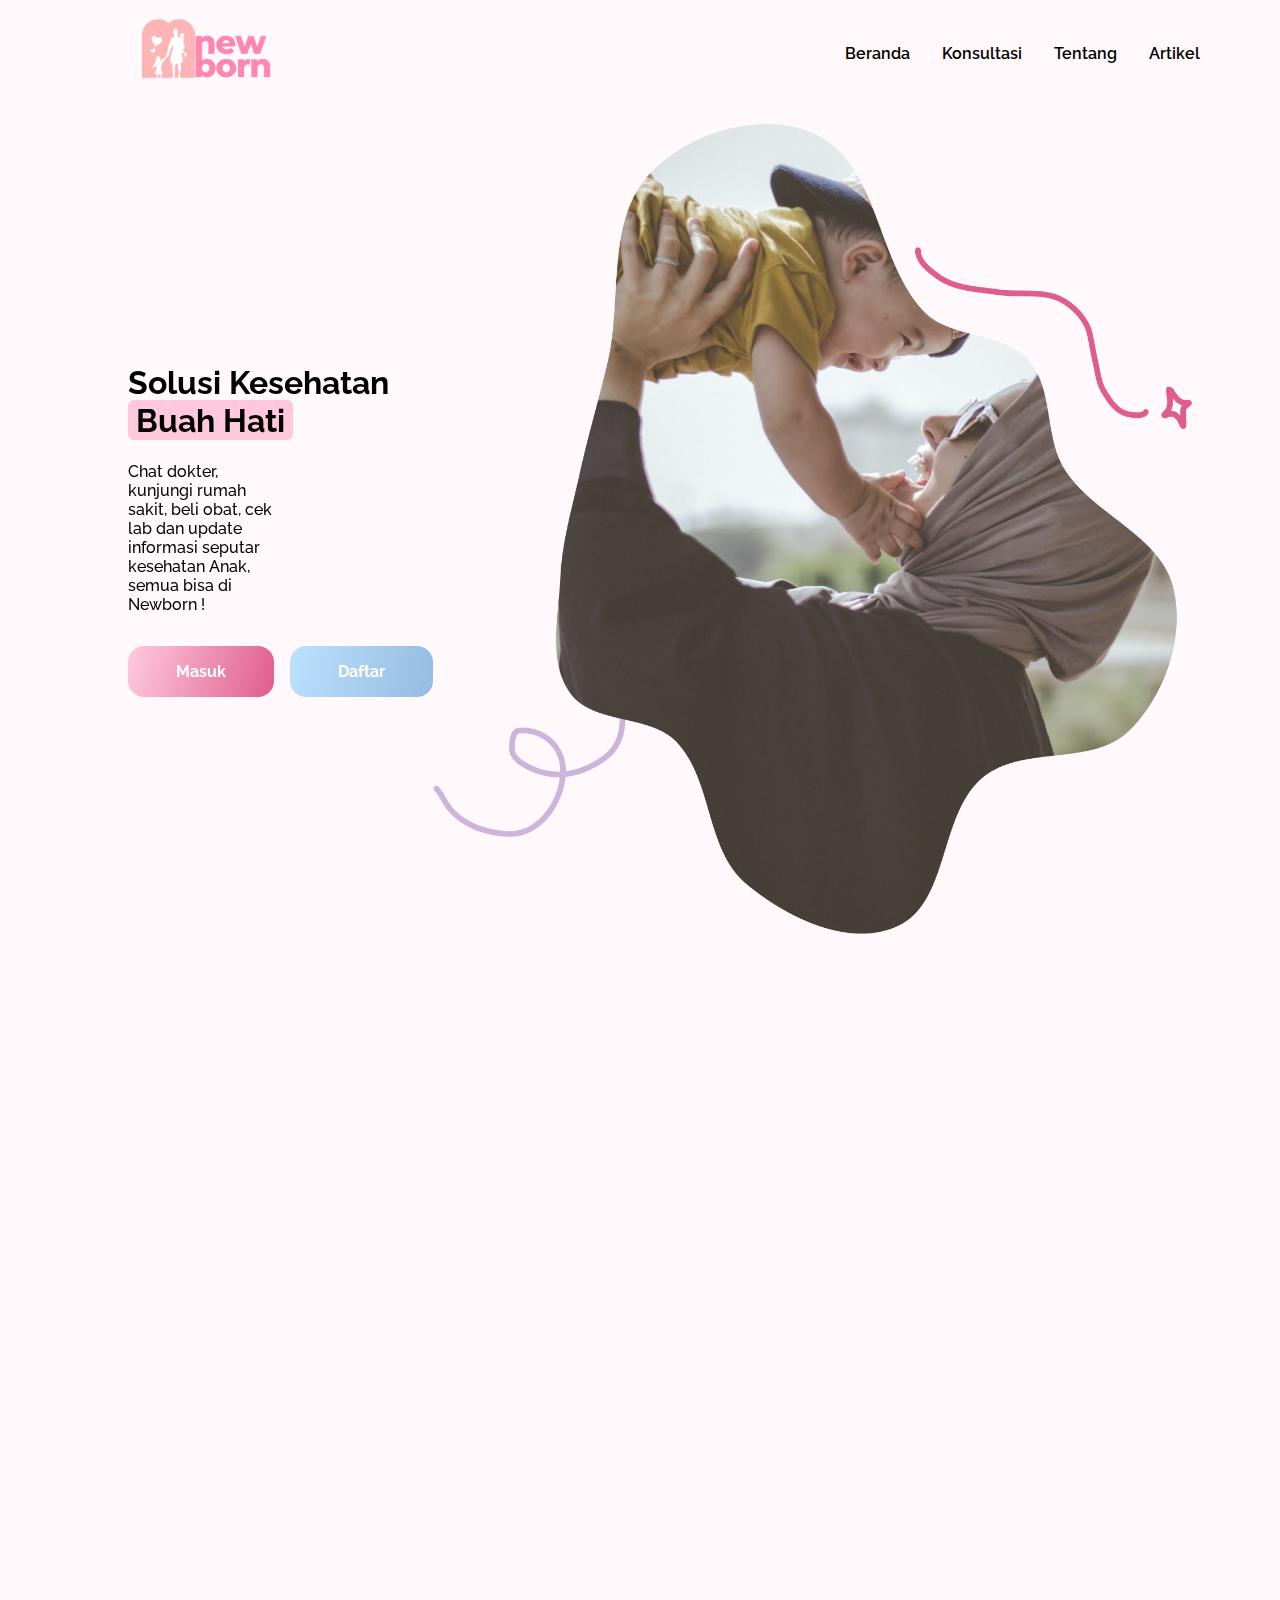
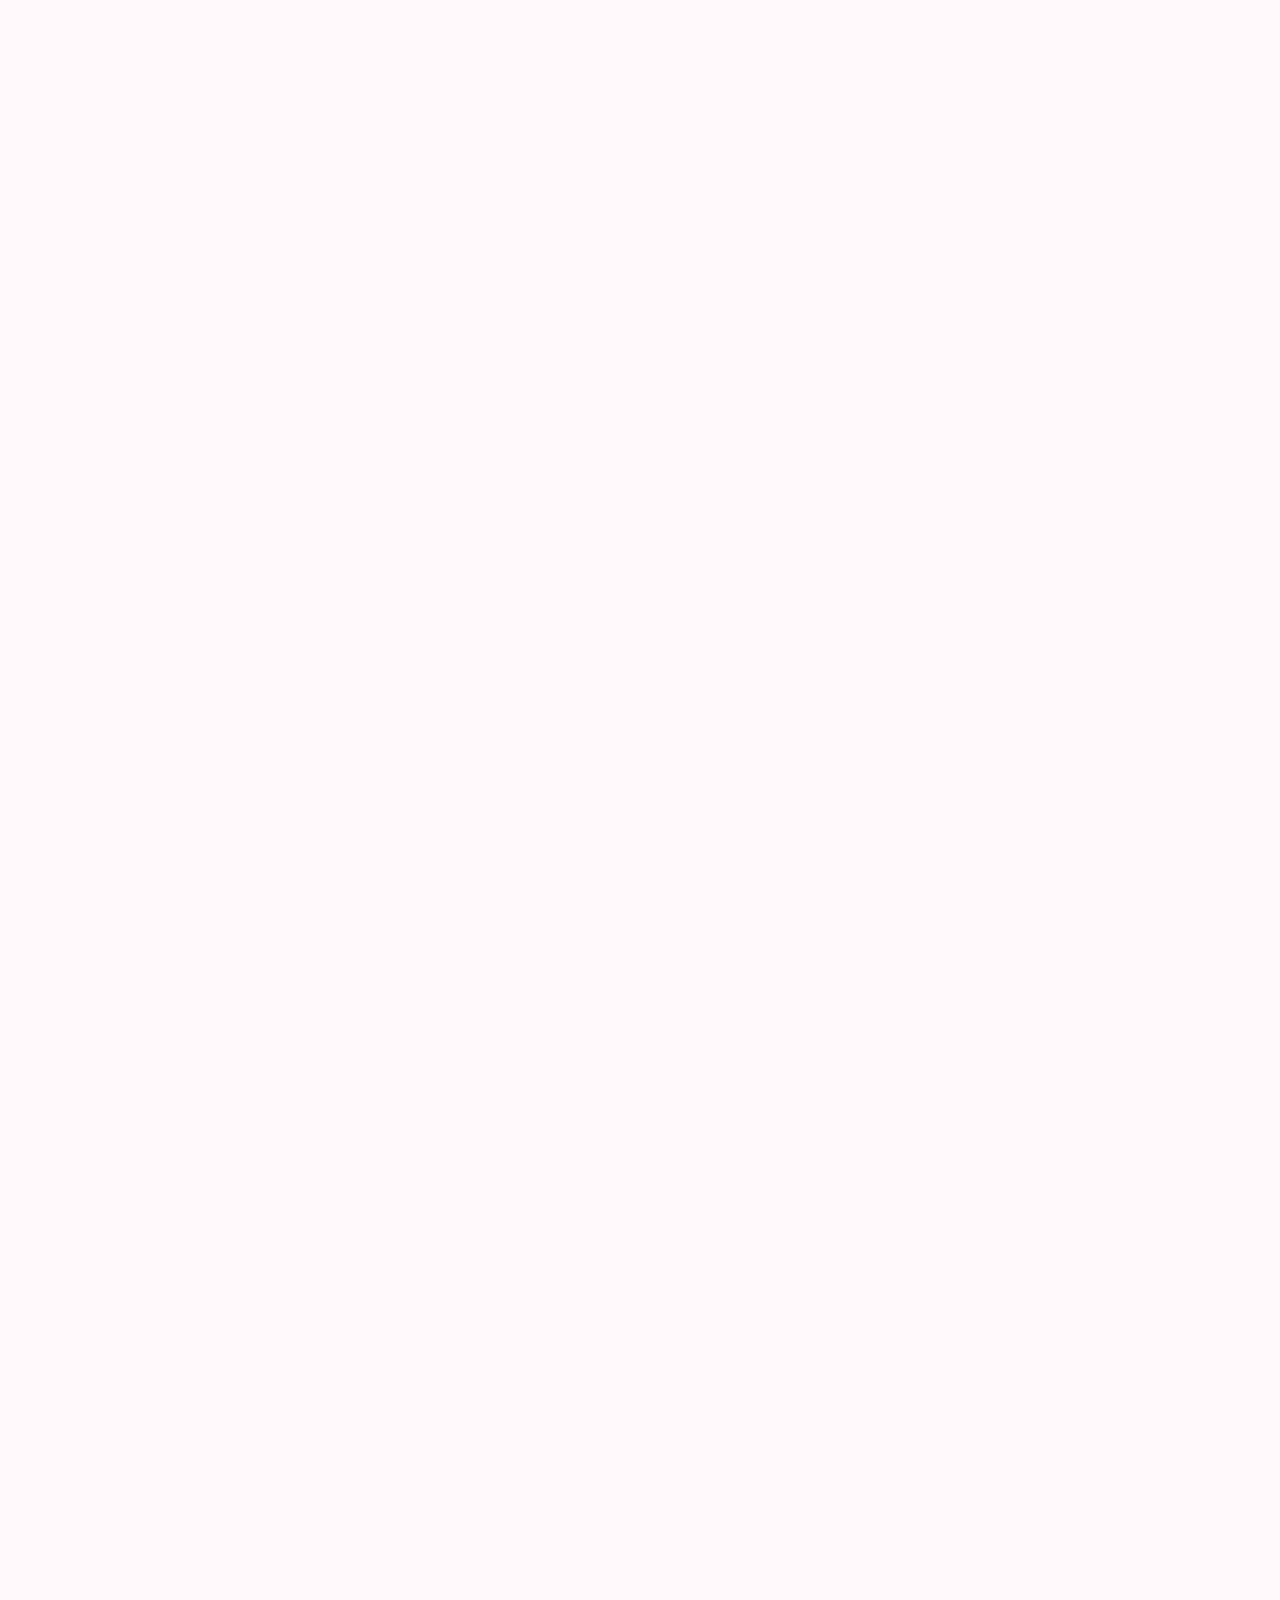
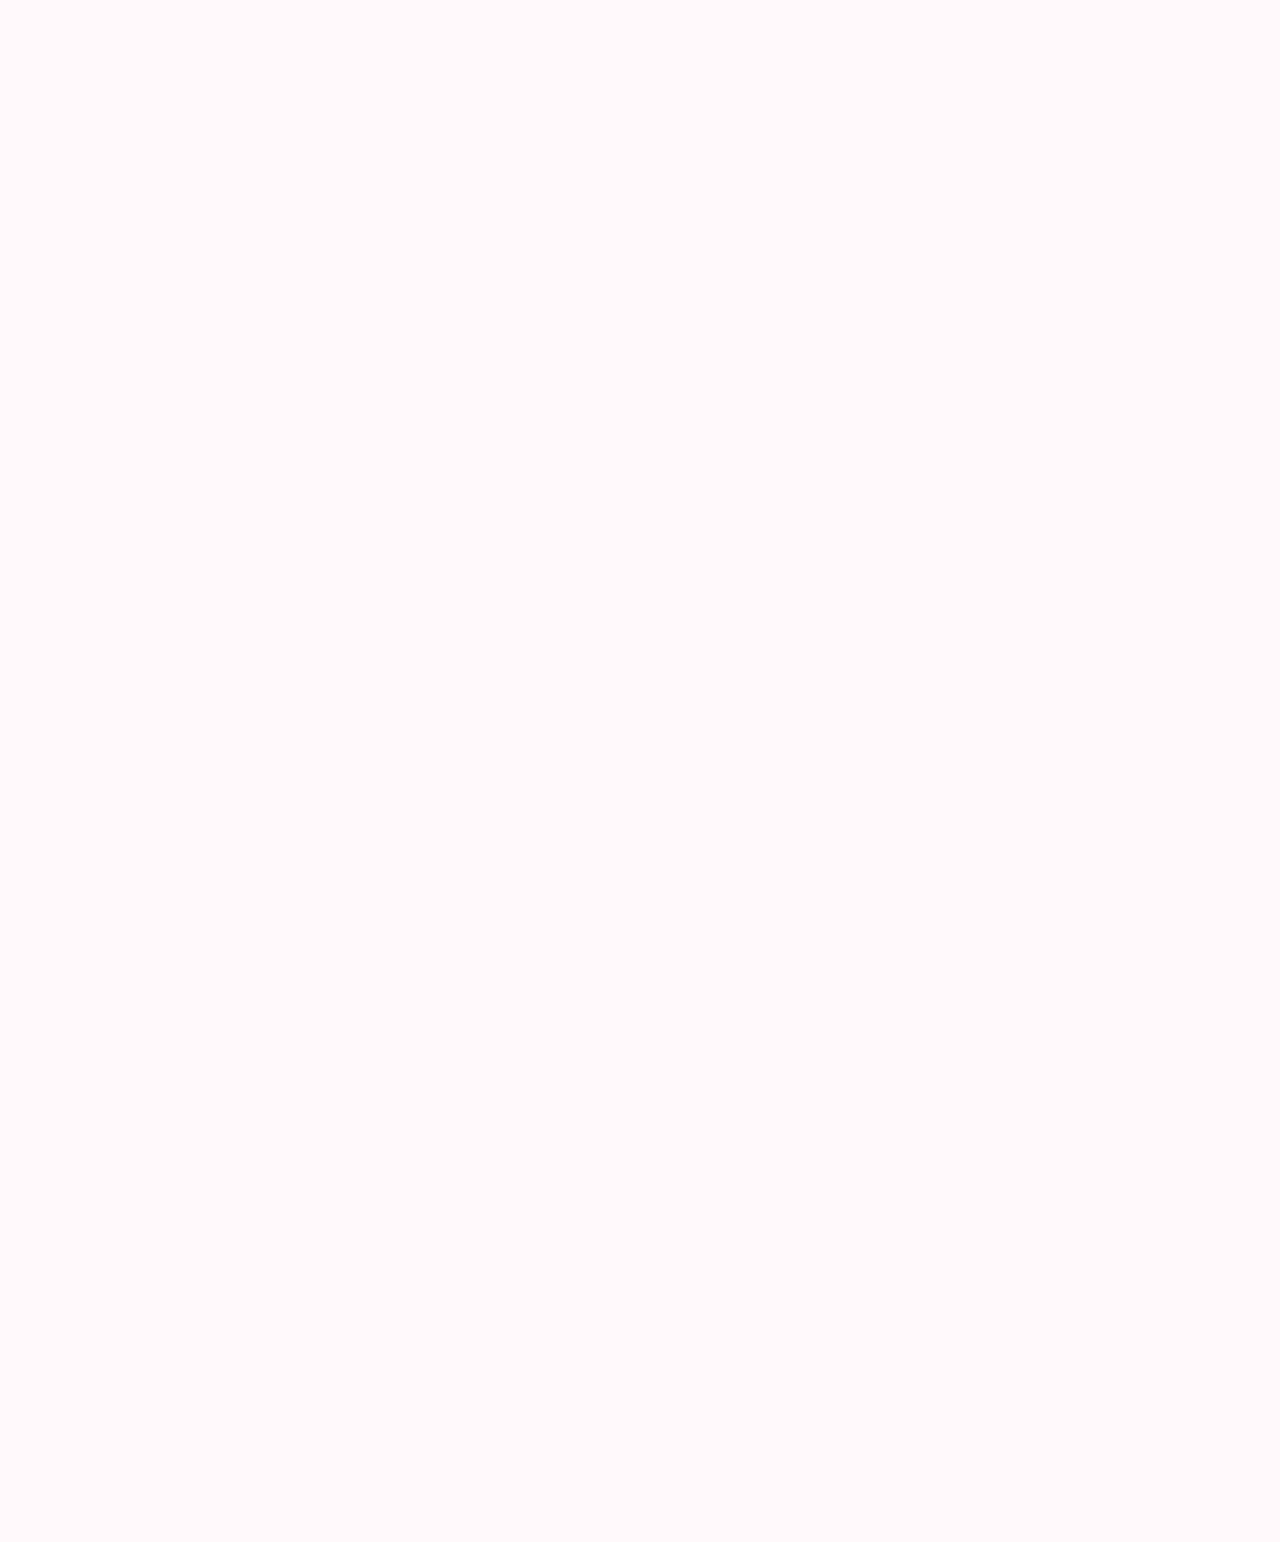
<file: index.html>
<!DOCTYPE html>
<html lang="en">
  <head>
    <meta charset="UTF-8" />
    <meta name="viewport" content="width=device-width, initial-scale=1.0" />
    <title>New Born</title>
    <link
      rel="stylesheet"
      href="https://fonts.googleapis.com/css2?family=Raleway:wght@400;500;600;700&display=swap"
    />
    <link
      rel="stylesheet"
      href="https://fonts.googleapis.com/css2?family=Roboto:wght@500&display=swap"
    />

    <link rel="stylesheet" href="./asset/index.css" />
    <link rel="stylesheet" href="https://unpkg.com/aos@next/dist/aos.css" />
  </head>
  <body>
    <section class="landing">
      <nav>
        <div class="navbar">
          <div class="nav-logo">
            <img src="./public/logo@2x.png" alt="" />
          </div>
          <div class="nav-item">
            <div class="beranda" id="berandaText"><a href="">Beranda</a></div>
            <div class="beranda" id="konsultasiText">
              <a href="layanan.html">Konsultasi</a>
            </div>
            <div class="beranda" id="tentangText">Tentang</div>
            <div class="beranda" id="artikelText">Artikel</div>
          </div>
        </div>
      </nav>

      <section class="hero" data-aos="fade-up">
        <div>
          <div class="landing-text">
            <h1>Solusi Kesehatan <span>Buah Hati</span></h1>
            <p>
              Chat dokter, kunjungi rumah sakit, beli obat, cek lab dan update
              informasi seputar kesehatan Anak, semua bisa di Newborn !
            </p>
          </div>
          <div class="button-parent">
            <a class="button-masuk" id="buttonContainer">Masuk</a>
            <a class="button-daftar" id="buttonContainerDaftar">Daftar</a>
          </div>
        </div>
        <div class="landing-img">
          <img src="./public/img@2x.png" alt="" />
        </div>
      </section>
    </section>

    <section class="layanan">
      <div class="layanan-title" data-aos="fade-up">
        <h2>Layanan Kami</h2>
      </div>
      <div class="card-box">
        <div class="card-layanan" data-aos="fade-right" data-aos-delay="100">
          <img src="./public/rectangle-4143@2x.png" alt="" />
          <h3>Konsultasi dengan Dokter</h3>
          <p>Konsultasi dengan dokter lewat chat, untuk penanganan tepat</p>
        </div>
        <div class="card-layanan" data-aos="fade-right" data-aos-delay="300">
          <img src="./public/rectangle-4144@2x.png" alt="" />
          <h3>Buat janji dengan Dokter</h3>
          <p>Buat Janji dengan dokter, agar lebih cepat daripada mengantri.</p>
        </div>
        <div class="card-layanan" data-aos="fade-right" data-aos-delay="500">
          <img src="./public/rectangle-4145@2x.png" alt="" />
          <h3>Tanya resep dengan Dokter</h3>
          <p>Bingung mau pilih obat mana yang cocok ? Tanya aja ke dokter.</p>
        </div>
        <img
          class="flower-1"
          src="./public/flower-1@2x.png"
          alt=""
          data-aos="fade-right"
        />
        <img
          class="vector-1"
          src="./public/vector-14@2x.png"
          alt=""
          data-aos="fade-left"
        />
      </div>
    </section>

    <section class="about" data-scroll-to="aboutContainer">
      <div class="about-img">
        <img src="public/about.png" alt="" data-aos="zoom-out" />
      </div>
      <div class="about-desc">
        <div class="desc-visi" data-aos="fade-left" data-aos-delay="100">
          <h3>Visi Kami</h3>
          <p>
            Menjadi penyedia layanan kesehatan bayi online terdepan yang
            memberikan solusi holistik dan inovatif untuk mendukung perkembangan
            optimal kesehatan dan kesejahteraan bayi, dengan fokus pada
            pelayanan yang ramah, informatif, dan mudah diakses.
          </p>
        </div>
        <div class="desc-misi" data-aos="fade-left" data-aos-delay="300">
          <h3>Misi Kami</h3>
          <p>
            Memberikan akses yang mudah dan aman kepada para orang tua untuk
            memenuhi kebutuhan kesehatan bayi mereka dengan menyediakan
            produk-produk berkualitas tinggi serta informasi yang akurat melalui
            platform kesehatan bayi online kami.
          </p>
        </div>
      </div>
    </section>

    <section class="ulasan">
      <div class="ulasan-center" data-aos="fade-left">
        <div class="ulasan-rel" data-aos="zoom-out" data-aos-delay="300">
          <div class="ulasan-head">
            <div class="ulasan-name">
              <img src="/public/avatar@2x.png" alt="" />
              <p>Lisnawati</p>
            </div>
            <img class="rating" src="/public/frame-427318817@2x.png" alt="" />
          </div>
          <div class="ulasan-body">
            <img src="public/quote.png" alt="" />
            <p>
              Pelayananya sangat memuaskan, dapat chat lewat dokter tanpa harus
              ke rumah sakit dan mengantri.
            </p>
          </div>
          <div class="ulasan-footer">
            <p>- Ibu rumah tangga</p>
          </div>
        </div>
        <div class="ulasan-desc">
          <h3>Ulasan Pengguna</h3>
          <p>Begini kata mereka</p>
        </div>
      </div>
      <img
        class="ulasan-img"
        src="public/daisy-1@2x.png"
        alt=""
        data-aos="fade-left"
      />
    </section>

    <section class="analisis" data-scroll-to="analisisContainer">
      <div class="analisis-title" data-aos="fade-down">
        <h2>Analisis Kesehatan</h2>
        <p>Kesehatan bayi di dunia</p>
      </div>
      <div class="analisis-card-box">
        <div class="analisis-card" data-aos="fade-left" data-aos-delay="100">
          <p>Baby Blues</p>
          <h4>25%</h4>
          <p>+12%</p>
        </div>
        <div class="analisis-card" data-aos="fade-left" data-aos-delay="300">
          <p>Baby Blues</p>
          <h4>25%</h4>
          <p>+12%</p>
        </div>
        <div class="analisis-card" data-aos="fade-left" data-aos-delay="500">
          <p>Baby Blues</p>
          <h4>25%</h4>
          <p>+12%</p>
        </div>
      </div>
      <img
        src="public/container.png"
        alt=""
        data-aos="fade-up"
        data-aos-delay="500"
      />
    </section>
    <script src="https://unpkg.com/aos@next/dist/aos.js"></script>
    <script>
      AOS.init();
    </script>
    <script>
      var buttonContainer = document.getElementById("buttonContainer");
      if (buttonContainer) {
        buttonContainer.addEventListener("click", function (e) {
          window.location.href = "login.html";
        });
      }

      var buttonContainer = document.getElementById("buttonContainerDaftar");
      if (buttonContainer) {
        buttonContainer.addEventListener("click", function (e) {
          window.location.href = "register.html";
        });
      }

      var tentangText = document.getElementById("tentangText");
      if (tentangText) {
        tentangText.addEventListener("click", function () {
          var anchor = document.querySelector(
            "[data-scroll-to='aboutContainer']"
          );
          if (anchor) {
            anchor.scrollIntoView({ block: "start", behavior: "smooth" });
          }
        });
      }

      var artikelText = document.getElementById("artikelText");
      if (artikelText) {
        artikelText.addEventListener("click", function () {
          var anchor = document.querySelector(
            "[data-scroll-to='analisisContainer']"
          );
          if (anchor) {
            anchor.scrollIntoView({ block: "start", behavior: "smooth" });
          }
        });
      }
    </script>
  </body>
</html>
</file>
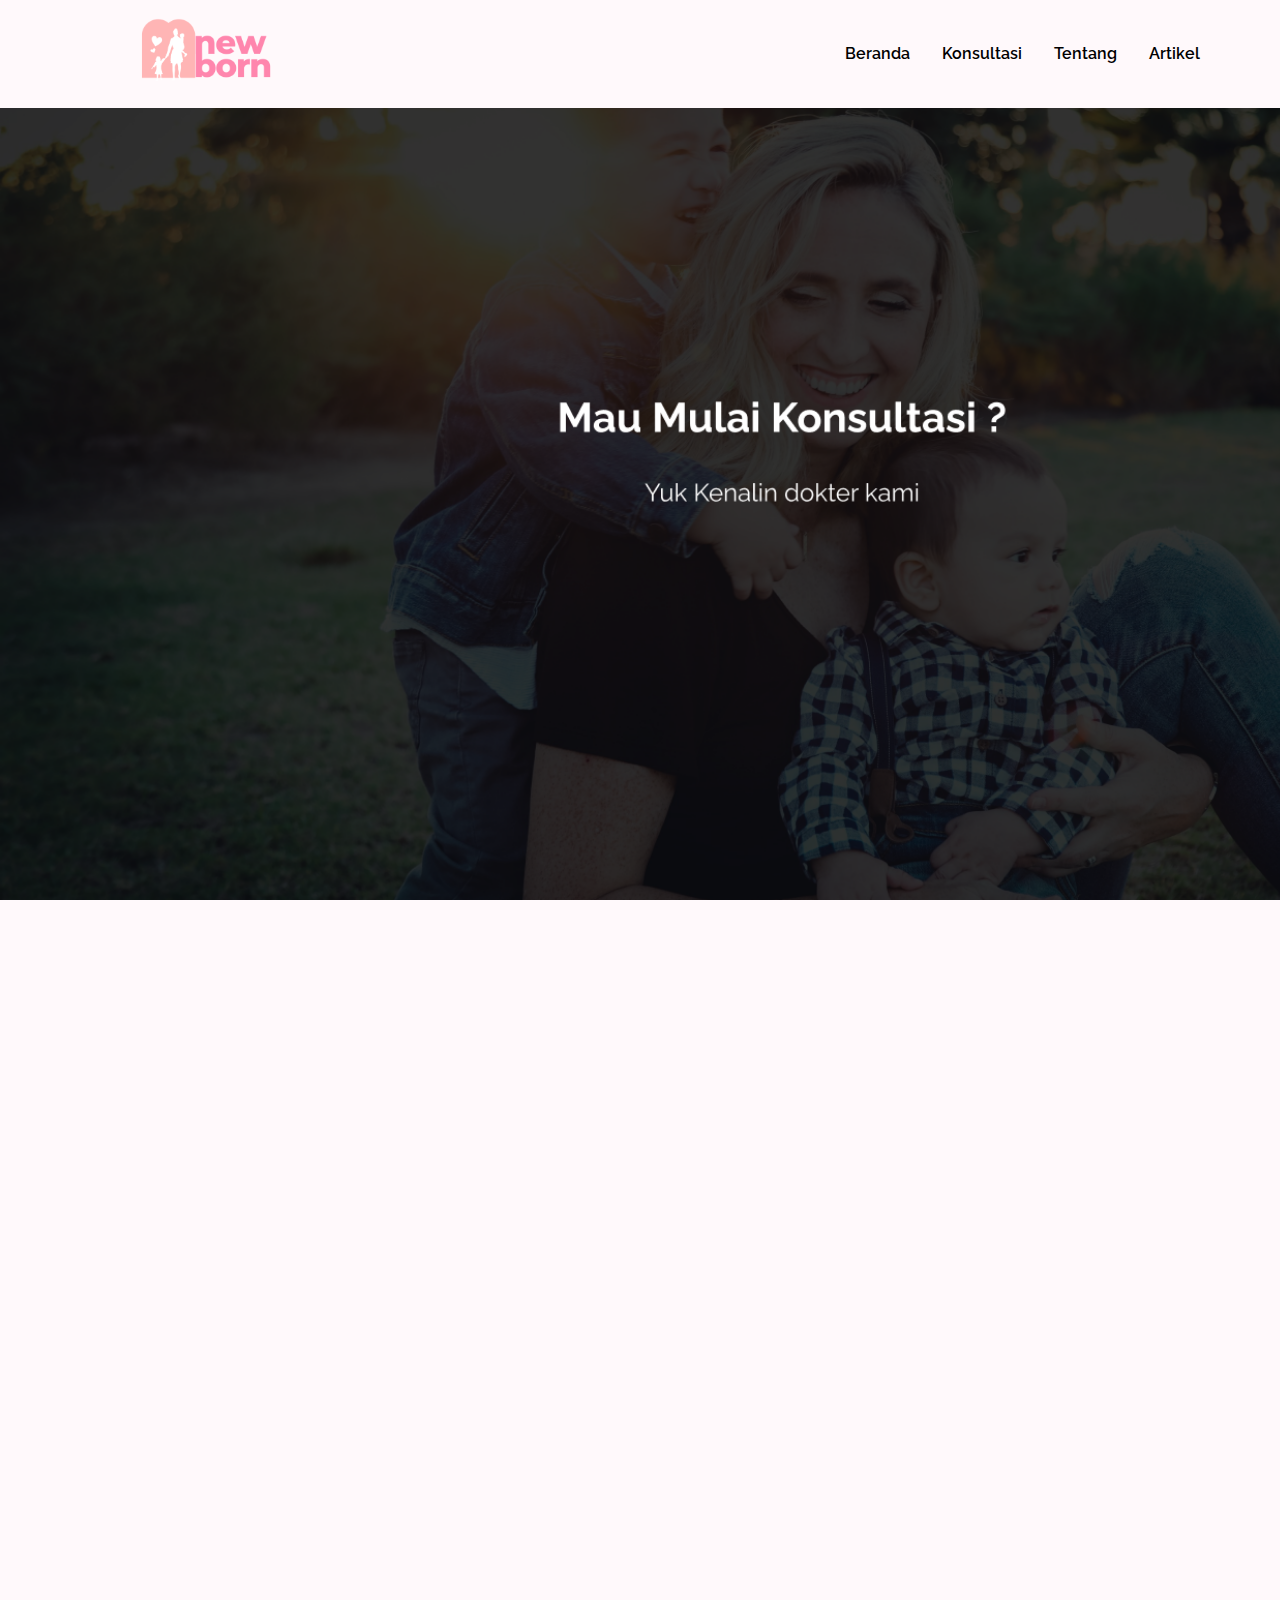
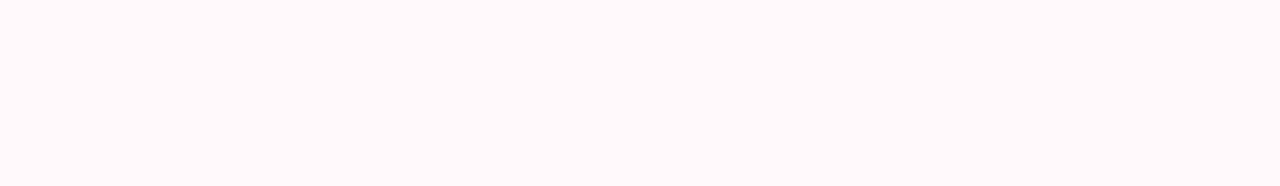
<file: layanan.html>
<!DOCTYPE html>
<html lang="en">
  <head>
    <meta charset="UTF-8" />
    <meta name="viewport" content="width=device-width, initial-scale=1.0" />
    <title>New Born</title>
    <link
      rel="stylesheet"
      href="https://fonts.googleapis.com/css2?family=Raleway:wght@400;500;600;700&display=swap"
    />
    <link
      rel="stylesheet"
      href="https://fonts.googleapis.com/css2?family=Roboto:wght@500&display=swap"
    />
    <link rel="stylesheet" href="./asset/layanan.css" />
    <link rel="stylesheet" href="https://unpkg.com/aos@next/dist/aos.css" />
  </head>
  <body>
    <section class="hero">
      <nav>
        <div class="navbar">
          <div class="nav-logo">
            <img src="./public/logo@2x.png" alt="" />
          </div>
          <div class="nav-item">
            <div class="beranda" id="berandaText">
              <a href="index.html">Beranda</a>
            </div>
            <div class="beranda" id="konsultasiText">
              <a href="">Konsultasi</a>
            </div>
            <div class="beranda" id="tentangText">Tentang</div>
            <div class="beranda" id="artikelText">Artikel</div>
          </div>
        </div>
      </nav>
    </section>
    <section class="list-doctor">
      <div class="grid-container">
        <div class="card-box" data-aos="fade-right" data-aos-delay="100">
          <img src="public/avatar@2x.png" alt="" />
          <h3 class="name">Dr. Evilia Rachmat</h3>
          <p>Spesialis Anak</p>
          <h3>Rp. 50.000/sesi</h3>
          <div class="button-action">
            <a class="see-profile" href="#" id="buttonProfile">Lihat Profile</a>
            <a class="konsul" href="#" id="buttonPayment">Konsultasi</a>
          </div>
        </div>
      </div>
    </section>
    <script src="https://unpkg.com/aos@next/dist/aos.js"></script>
    <script>
      AOS.init();
      var buttonContainer = document.getElementById("buttonProfile");
      if (buttonContainer) {
        buttonContainer.addEventListener("click", function (e) {
          window.location.href = "profiledokter.html";
        });
      }

      var buttonContainer = document.getElementById("buttonPayment");
      if (buttonContainer) {
        buttonContainer.addEventListener("click", function (e) {
          window.location.href = "payment.html";
        });
      }

      var buttonContainer = document.getElementById("konsultasiText");
      if (buttonContainer) {
        buttonContainer.addEventListener("click", function (e) {
          window.location.href = "layanan.html";
        });
      }

      var buttonContainer = document.getElementById("berandaText");
      if (buttonContainer) {
        buttonContainer.addEventListener("click", function (e) {
          window.location.href = "index.html";
        });
      }
    </script>
  </body>
</html>
</file>
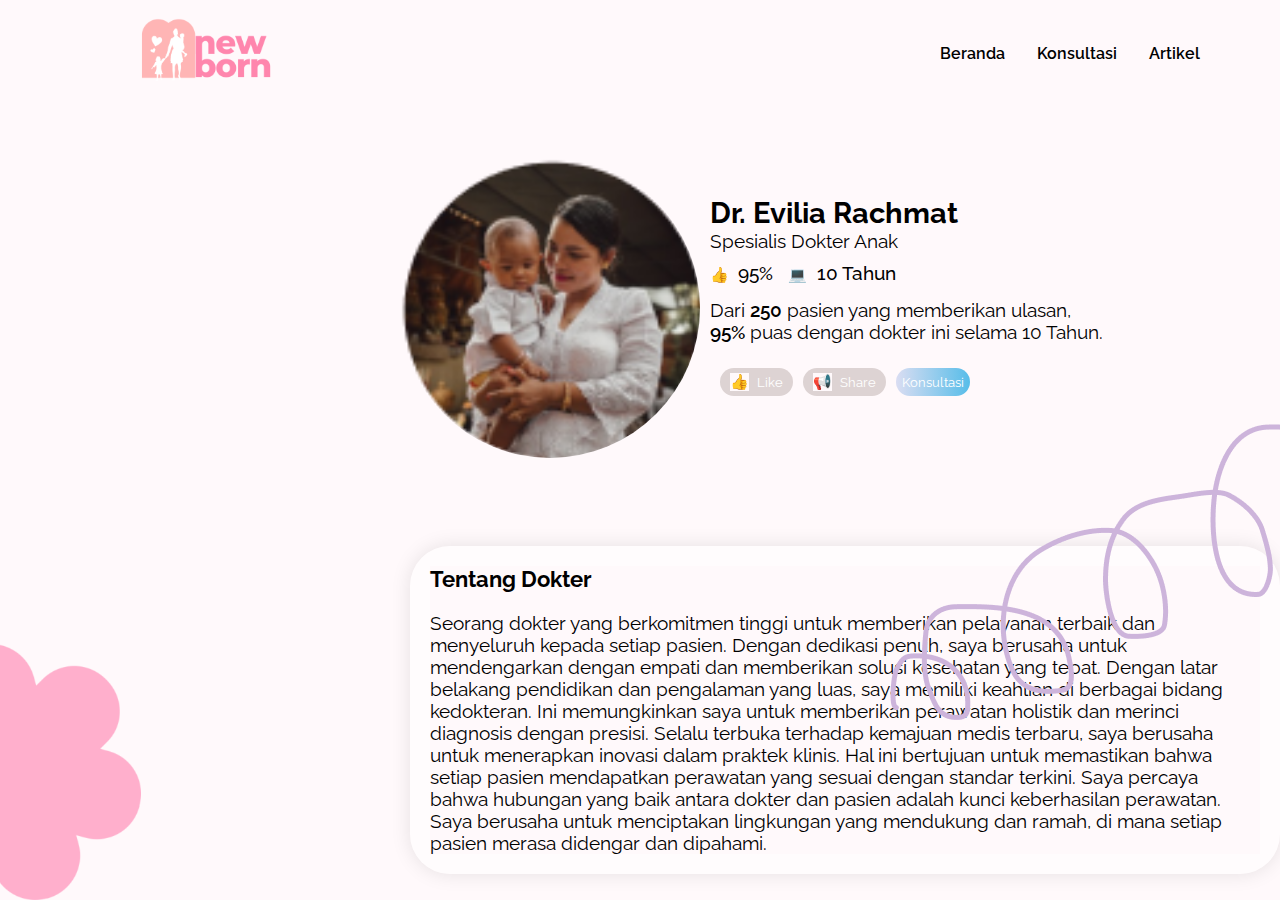
<file: profiledokter.html>
<!DOCTYPE html>
<html lang="en">
  <head>
    <meta charset="UTF-8" />
    <meta name="viewport" content="width=device-width, initial-scale=1.0" />
    <title>New Born</title>
    <link
      rel="stylesheet"
      href="https://fonts.googleapis.com/css2?family=Raleway:wght@400;500;600;700&display=swap"
    />
    <link
      rel="stylesheet"
      href="https://fonts.googleapis.com/css2?family=Roboto:wght@500&display=swap"
    />

    <link rel="stylesheet" href="./asset/profiledokter.css" />
   
  </head>
  <body>
    
    <section class="landing">
      <nav>
        <div class="navbar">
          <div class="nav-logo">
            <img src="./public/logo@2x.png" alt="" />
          </div>
          <div class="nav-item">
            <a id="berandaText">Beranda</a>
            <a id="konsultasiText">Konsultasi</a>
            <a href="">Artikel</a>
          </div>
        </div>
      </nav>
      <div class="profile-container" >
        <img src="public/avatar@2x.png" class="profile-pic" data-aos="fade-up">
        
        <div class="profile-info" data-aos="fade-up">
            <h2 class="nama"> Dr. Evilia Rachmat</h2>
            <p class="bio"> Spesialis Dokter Anak  </p>

            <div class="additional-info" data-aos="fade-up">
                <span class="icon">&#x1F44D; </span>
                <span class="likes"> 95%</span>
                <span class="icon">&#x1F4BB;</span> 
                <span class="experience"> 10 Tahun</span>
            </div>

            <p class="additional-text">Dari <span class="highlight-text"> 250</span> pasien yang memberikan ulasan,
                <p><span class="highlight-text">95% </span> puas dengan dokter ini selama 10 Tahun.</p>
              </p>

              <div class="actions" data-aos="fade-up">
                <button class="like-button">
                    <span class="icon">&#x1F44D;</span> Like
                </button>
                <button class="share-button">
                    <span class="icon">&#x1F4E2;</span> Share 
                </button>
                <button class="consult-button" id="btnKonsultasi">
                    Konsultasi
                </button>

            </div>
                <div class="about-doctor" data-aos="fade-up">
                  <div class="translucent-wrapper">
                    <h3>Tentang Dokter</h3>
                    <p>
                      Seorang dokter yang berkomitmen tinggi untuk memberikan pelayanan terbaik dan menyeluruh kepada setiap pasien. 
                      Dengan dedikasi penuh, saya berusaha untuk mendengarkan dengan empati dan memberikan solusi kesehatan yang tepat.
                      Dengan latar belakang pendidikan dan pengalaman yang luas, saya memiliki keahlian di berbagai bidang kedokteran.
                      Ini memungkinkan saya untuk memberikan perawatan holistik dan merinci diagnosis dengan presisi.
                      Selalu terbuka terhadap kemajuan medis terbaru, saya berusaha untuk menerapkan inovasi dalam praktek klinis.
                      Hal ini bertujuan untuk memastikan bahwa setiap pasien mendapatkan perawatan yang sesuai dengan standar terkini.
                      Saya percaya bahwa hubungan yang baik antara dokter dan pasien adalah kunci keberhasilan perawatan. 
                      Saya berusaha untuk menciptakan lingkungan yang mendukung dan ramah, di mana setiap pasien merasa didengar dan dipahami.
                    </p>
                  </div>
                </div>
              </div>
        </div>


      </div>
        <img class="flower-1" src="./public/flower-1@2x.png" alt="" />
        <img class="vector-1" src="./public/vector-14@2x.png" alt="" />
      </div>
    </section>
    <script>
      var buttonContainer = document.getElementById("konsultasiText");
      if (buttonContainer) {
        buttonContainer.addEventListener("click", function (e) {
          window.location.href = "layanan.html";
        });
      }

      var buttonContainer = document.getElementById("berandaText");
      if (buttonContainer) {
        buttonContainer.addEventListener("click", function (e) {
          window.location.href = "index.html";
        });
      }

      var buttonContainer = document.getElementById("btnKonsultasi");
      if (buttonContainer) {
        buttonContainer.addEventListener("click", function (e) {
          window.location.href = "payment.html";
        });
      }
    </script>
  </body>
</html>
</file>
<file: asset/index.css>
* {
  margin: 0;
  text-decoration: none;
  list-style: none;
  line-height: normal;
  font-family: "Raleway", sans-serif;
}

body {
  background-color: #fff9fb;
}

nav {
  padding: 1rem 5rem;
}

.nav-logo img {
  width: 16rem;
}

.navbar {
  display: flex;
  width: 100%;
  align-items: center;
  justify-content: space-between;
}

.nav-item {
  display: flex;
  gap: 2rem;
  font-weight: 600;
}

.nav-item div,
.nav-item div a {
  color: black;
  transition: 0.3s;
}

.nav-item div:hover,
.nav-item div a:hover {
  color: rgb(126, 126, 255);
}

.landing-text h1 {
  font-size: 2rem;
}

.landing-text h1 span {
  width: fit-content;
  background-color: #ffc8dd;
  padding: 0.1rem 0.5rem;
  border-radius: 0.4rem;
}

.landing-text p {
  margin-top: 1.5rem;
  width: 50%;
  font-weight: 500;
}

.button-parent {
  margin-top: 2rem;
  display: flex;
  gap: 1rem;
}

.button-masuk,
.button-daftar {
  background-color: bisque;
  padding: 1rem 3rem;
  border-radius: 1rem;
  font-weight: 700;
  color: white;
}

#buttonContainer {
  background: linear-gradient(-74.09deg, #df5d8c, #ffcade);
}
#buttonContainerDaftar {
  background: linear-gradient(-74.5deg, #94bce1, #bde0fe);
}

.hero {
  display: flex;
  padding: 1rem 8rem;
  align-items: center;
  justify-content: space-evenly;
}

.landing-img img {
  height: 90vh;
}

.landing {
  height: 100vh;
}

.layanan {
  z-index: 99;
  position: relative;
  padding: 4rem 8rem;
  height: 100vh;
}

.layanan-title {
  display: flex;
  justify-content: center;
}

.card-box {
  display: flex;
  justify-content: space-between;
  padding-top: 6rem;
}

.card-layanan {
  display: flex;
  z-index: 99;
  flex-direction: column;
  align-items: center;
  padding: 1rem 1rem;
  box-shadow: 0px 0px 1rem rgba(92, 92, 92, 0.5);
  height: 100%;
  border-radius: 2rem;
}

.card-layanan h3 {
  margin: 1rem 0;
}

.card-layanan img {
  width: 20rem;
  height: 15rem;
}
.card-layanan p {
  width: 14rem;
  font-size: 0.9rem;
  text-align: center;
}

.flower-1 {
  position: absolute;
  z-index: 0;
  width: 20%;
  left: -9%;
  bottom: 0;
}

.vector-1 {
  right: 0;
  z-index: -1;
  bottom: 20%;
  position: absolute;
}

.about {
  display: flex;
  padding: 4rem 8rem;
  align-items: center;
  height: 100vh;
}

.about-img img {
  width: 35rem;
}

.about-desc {
  padding-left: 3rem;
}

.desc-visi,
.desc-misi {
  padding: 1rem;
  border-radius: 1rem;
  margin-bottom: 3rem;
  box-shadow: 0px 0px 1rem rgba(92, 92, 92, 0.5);
}

.desc-misi h3,
.desc-visi h3 {
  margin-bottom: 1rem;
}

.ulasan {
  height: 70vh;
  padding: 4rem 8rem;
  position: relative;
}

.ulasan-center {
  width: 100%;
  height: 10rem;
  background-color: #94bce1;
  border-radius: 1rem;
  display: flex;
  align-items: center;
  justify-content: space-around;
}

.ulasan-desc {
  color: white;
}

.ulasan-desc p {
  font-size: 0.9rem;
  margin-top: 1rem;
}

.ulasan-rel {
  width: 16rem;
  height: 16rem;
  padding: 2rem 1.5rem;
  background-color: rgb(255, 250, 250);
  border-radius: 1rem;
  box-shadow: 0px 0px 1rem rgba(92, 92, 92, 0.5);
  display: flex;
  flex-direction: column;
  justify-content: space-between;
}

.ulasan-name,
.ulasan-footer {
  display: flex;
  align-items: center;
}

.ulasan-footer {
  justify-content: end;
}

.ulasan-head {
  display: flex;
  align-items: center;
  justify-content: space-between;
}

.ulasan-body p {
  margin-top: 1rem;
}

.ulasan-head .rating {
  width: 4rem;
}

.ulasan-name img {
  width: 2.5rem;
}
.ulasan-name p {
  margin-left: 1rem;
  font-weight: bold;
}

.ulasan-img {
  position: absolute;
  z-index: 0;
  width: 20rem;
  right: 10%;
  bottom: 0;
}

.analisis {
  height: 100vh;
  padding: 4rem 8rem;
}

.analisis-title {
  display: flex;
  flex-direction: column;
  align-items: center;
  gap: 0.5rem;
}

.analisis-card {
  width: 10rem;
  height: 5rem;
  display: flex;
  flex-direction: column;
  justify-content: space-between;
  padding: 1rem;
  background-color: rgb(255, 250, 250);
  border-radius: 1rem;
  box-shadow: 0px 0px 1rem rgba(92, 92, 92, 0.2);
}

.analisis-card h4 {
  font-weight: bold;
  font-size: 1.4rem;
}

.analisis-card-box {
  padding: 4rem;
  display: flex;
  justify-content: center;
  gap: 3rem;
}

.analisis img {
  width: 100%;
}
</file>
<file: asset/layanan.css>
* {
  margin: 0;
  text-decoration: none;
  list-style: none;
  line-height: normal;
  font-family: "Raleway", sans-serif;
}

body {
  background-color: #fff9fb;
}

nav {
  background-color: #fff9fb;
  padding: 1rem 5rem;
}

.nav-logo img {
  width: 16rem;
}

.navbar {
  display: flex;
  width: 100%;
  align-items: center;
  justify-content: space-between;
}

.nav-item {
  display: flex;
  gap: 2rem;
  font-weight: 600;
}

.nav-item div,
.nav-item div a {
  color: black;
  transition: 0.3s;
}

.nav-item div:hover,
.nav-item div a:hover {
  color: rgb(126, 126, 255);
}

.hero {
  height: 100vh;
  background-image: url("../public/frame-427318912@3x.png");
  background-repeat: no-repeat;
  background-size: cover;
}

.hero-img {
  width: 100%;
  height: 50%;
}

.card-box {
  width: 20rem;
  height: 10rem;
  padding: 4rem 1rem 1rem 1rem;
  position: relative;
  background-color: rgb(255, 250, 250);
  border-radius: 1rem;
  display: flex;
  flex-direction: column;
  justify-content: space-around;
  align-items: center;
  box-shadow: 0px 0px 1rem rgba(92, 92, 92, 0.5);
}

.card-box img {
  position: absolute;
  top: -25%;
}

.list-doctor {
  height: 70vh;
  padding: 8rem 8rem;
  display: flex;
  justify-content: center;
}

.grid-container {
  display: grid;
  grid-template-columns: auto auto auto;
  column-gap: 4rem;
  row-gap: 6rem;
}

.button-action {
  display: flex;
  justify-content: space-between;
  gap: 1rem;
}

.button-action a {
  background-color: rgb(157, 157, 240);
  padding: 0.8rem 1.6rem;
  border-radius: 1rem;
  font-weight: 500;
  color: white;
}

.button-action .see-profile {
  background: linear-gradient(-74.09deg, #df5d8c, #ffcade);
}

.button-action .konsul {
  background: linear-gradient(-74.5deg, #94bce1, #bde0fe);
}
</file>
<file: asset/profiledokter.css>
* {
    margin: 0;
    text-decoration: none;
    list-style: none;
    line-height: normal;
    background-color: #fff9fb;
    font-family: "Raleway", sans-serif;
  }
  
  nav {
    padding: 1rem 5rem;
  }
  
  .nav-logo img {
    width: 16rem;
  }
  
  .navbar {
    display: flex;
    width: 100%;
    align-items: center;
    justify-content: space-between;
  }
  
  .nav-item {
    display: flex;
    gap: 2rem;
    font-weight: 600;
  }
  
  .nav-item a {
    color: black;
    transition: 0.3s;
  }
  
  .nav-item a:hover {
    color: rgb(126, 126, 255);
  }
  
  .profile-container{
    display: flex;
    align-items:unset;
    margin-top: 50px;
    
    
  }

  .profile-pic{
    border-radius: 50%;
    width: 300px;
    height: 300px;
    margin-right: 10px;
    margin-left: 400px;
  }
  
  .profile-info{
    display: flex;
    flex-direction: column;
    padding-top: 3%;
    font-size: larger;
  }

  .actions {
    display: flex;
    flex-direction:row;
    align-self: flex-start;
    padding-top: 25px;
    padding-left: 10px;
}


.like-button,
.share-button{
    margin-right: 10px;
    padding: 5px 10px;
    background-color: rgb(221, 211, 211); /* Warna latar tombol */
    color: #fff; /* Warna teks tombol */
    border: none;
    cursor: pointer;
    border-radius: 40px;
}

.consult-button{
    background: linear-gradient(to right, rgb(218, 221, 242), #57bde9);
    color: #fff;
    border: none;
    cursor: pointer;
    border-radius: 40px;
}

.like-button:hover,
.share-button:hover {
    background-color: #0056b3; /* Warna latar tombol saat dihover */
}

.additional-info{
    margin: 0;
    margin-right: 10px;
    margin-top: 10px;
  }

.likes, .experience{
    margin: 0;
    margin-right: 10px;
    font-weight: 500;
}

.icon{
    font-size: 15px;
    margin-right: 5px;
    color: black;
}

.additional-text{
    margin-top: 15px;
}

.highlight-text{
    font-weight: 600;
}
  

.about-doctor {
  max-width: 800px;
  margin: 0 auto;
}

.translucent-wrapper {
  background-color: rgba(255, 255, 255, 0.5); /* Translucent white background */
  padding: 20px;
  border-radius: 40px;
  box-shadow: 0 0 20px rgba(0, 0, 0, 0.1); /* Box shadow for a subtle lift */
  margin-top: 150px;
  margin-left: -300px;
}

.translucent-wrapper h3 {
  padding-bottom: 20px;
}

  .flower-1 {
    position: absolute;
    background: none;
    z-index: 0;
    width: 20%;
    left: -9%;
    bottom: 0;
  }
  
  .vector-1 {
    right: 0;
    z-index: 0;
    bottom: 20%;
    position: absolute;
    background: none;
  }
</file>
